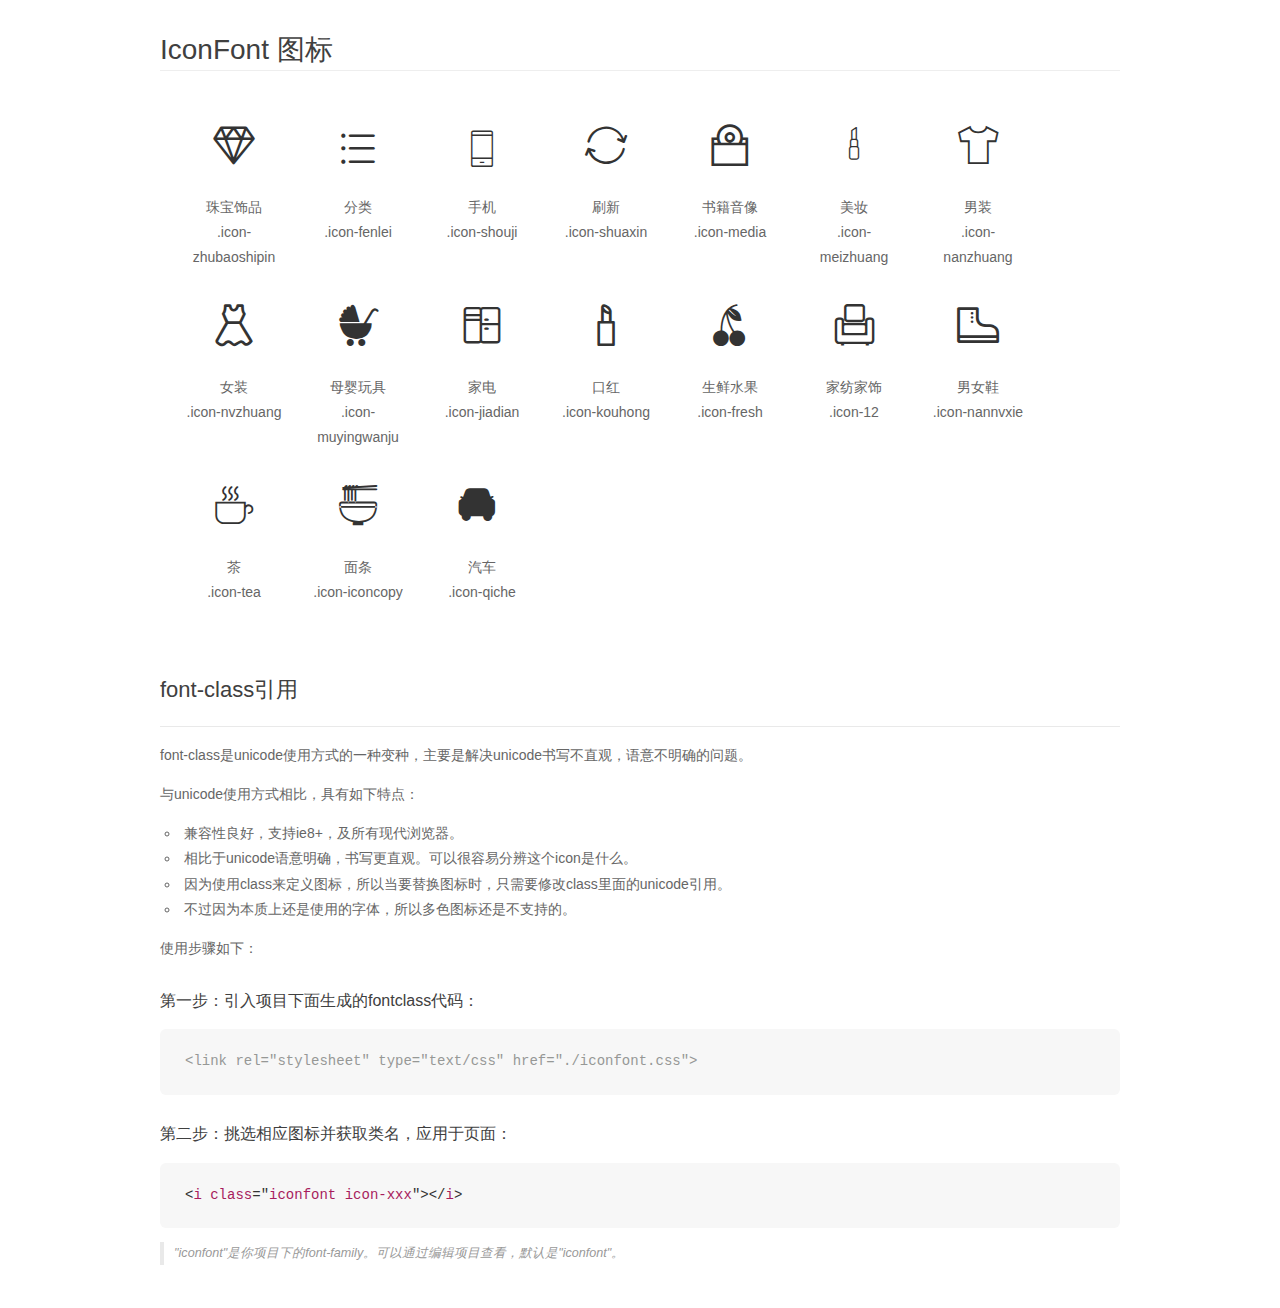
<file: css/font/demo_fontclass.html>
<!DOCTYPE html>
<html>
<head>
    <meta charset="utf-8"/>
    <title>IconFont</title>
    <link rel="stylesheet" href="demo.css">
    <link rel="stylesheet" href="iconfont.css">
</head>
<body>
    <div class="main markdown">
        <h1>IconFont 图标</h1>
        <ul class="icon_lists clear">
            
                <li>
                <i class="icon iconfont icon-zhubaoshipin"></i>
                    <div class="name">珠宝饰品</div>
                    <div class="fontclass">.icon-zhubaoshipin</div>
                </li>
            
                <li>
                <i class="icon iconfont icon-fenlei"></i>
                    <div class="name">分类</div>
                    <div class="fontclass">.icon-fenlei</div>
                </li>
            
                <li>
                <i class="icon iconfont icon-shouji"></i>
                    <div class="name">手机</div>
                    <div class="fontclass">.icon-shouji</div>
                </li>
            
                <li>
                <i class="icon iconfont icon-shuaxin"></i>
                    <div class="name">刷新</div>
                    <div class="fontclass">.icon-shuaxin</div>
                </li>
            
                <li>
                <i class="icon iconfont icon-media"></i>
                    <div class="name">书籍音像</div>
                    <div class="fontclass">.icon-media</div>
                </li>
            
                <li>
                <i class="icon iconfont icon-meizhuang"></i>
                    <div class="name">美妆</div>
                    <div class="fontclass">.icon-meizhuang</div>
                </li>
            
                <li>
                <i class="icon iconfont icon-nanzhuang"></i>
                    <div class="name">男装</div>
                    <div class="fontclass">.icon-nanzhuang</div>
                </li>
            
                <li>
                <i class="icon iconfont icon-nvzhuang"></i>
                    <div class="name">女装</div>
                    <div class="fontclass">.icon-nvzhuang</div>
                </li>
            
                <li>
                <i class="icon iconfont icon-muyingwanju"></i>
                    <div class="name">母婴玩具</div>
                    <div class="fontclass">.icon-muyingwanju</div>
                </li>
            
                <li>
                <i class="icon iconfont icon-jiadian"></i>
                    <div class="name">家电</div>
                    <div class="fontclass">.icon-jiadian</div>
                </li>
            
                <li>
                <i class="icon iconfont icon-kouhong"></i>
                    <div class="name">口红</div>
                    <div class="fontclass">.icon-kouhong</div>
                </li>
            
                <li>
                <i class="icon iconfont icon-fresh"></i>
                    <div class="name">生鲜水果</div>
                    <div class="fontclass">.icon-fresh</div>
                </li>
            
                <li>
                <i class="icon iconfont icon-12"></i>
                    <div class="name">家纺家饰</div>
                    <div class="fontclass">.icon-12</div>
                </li>
            
                <li>
                <i class="icon iconfont icon-nannvxie"></i>
                    <div class="name">男女鞋</div>
                    <div class="fontclass">.icon-nannvxie</div>
                </li>
            
                <li>
                <i class="icon iconfont icon-tea"></i>
                    <div class="name">茶</div>
                    <div class="fontclass">.icon-tea</div>
                </li>
            
                <li>
                <i class="icon iconfont icon-iconcopy"></i>
                    <div class="name">面条</div>
                    <div class="fontclass">.icon-iconcopy</div>
                </li>
            
                <li>
                <i class="icon iconfont icon-qiche"></i>
                    <div class="name">汽车</div>
                    <div class="fontclass">.icon-qiche</div>
                </li>
            
        </ul>

        <h2 id="font-class-">font-class引用</h2>
        <hr>

        <p>font-class是unicode使用方式的一种变种，主要是解决unicode书写不直观，语意不明确的问题。</p>
        <p>与unicode使用方式相比，具有如下特点：</p>
        <ul>
        <li>兼容性良好，支持ie8+，及所有现代浏览器。</li>
        <li>相比于unicode语意明确，书写更直观。可以很容易分辨这个icon是什么。</li>
        <li>因为使用class来定义图标，所以当要替换图标时，只需要修改class里面的unicode引用。</li>
        <li>不过因为本质上还是使用的字体，所以多色图标还是不支持的。</li>
        </ul>
        <p>使用步骤如下：</p>
        <h3 id="-fontclass-">第一步：引入项目下面生成的fontclass代码：</h3>


        <pre><code class="lang-js hljs javascript"><span class="hljs-comment">&lt;link rel="stylesheet" type="text/css" href="./iconfont.css"&gt;</span></code></pre>
        <h3 id="-">第二步：挑选相应图标并获取类名，应用于页面：</h3>
        <pre><code class="lang-css hljs">&lt;<span class="hljs-selector-tag">i</span> <span class="hljs-selector-tag">class</span>="<span class="hljs-selector-tag">iconfont</span> <span class="hljs-selector-tag">icon-xxx</span>"&gt;&lt;/<span class="hljs-selector-tag">i</span>&gt;</code></pre>
        <blockquote>
        <p>"iconfont"是你项目下的font-family。可以通过编辑项目查看，默认是"iconfont"。</p>
        </blockquote>
    </div>
</body>
</html>
</file>
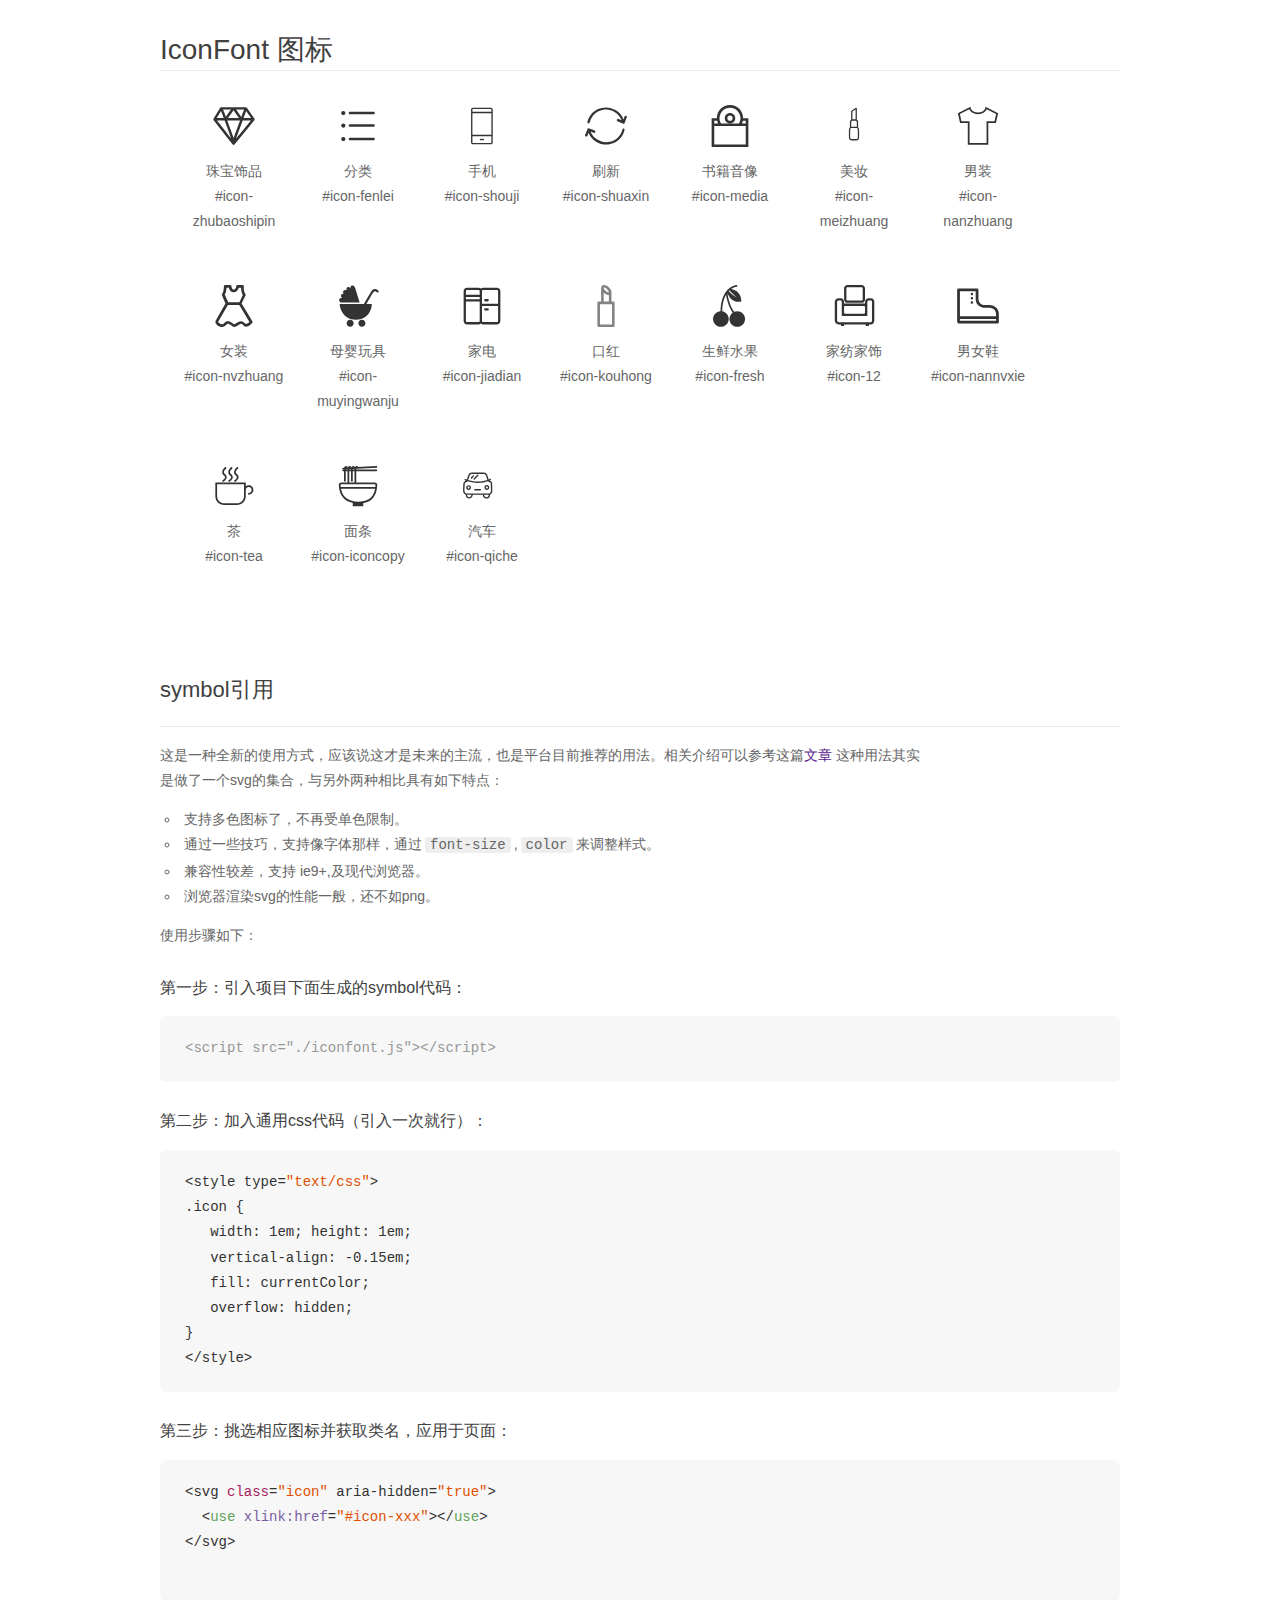
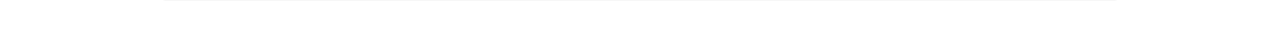
<file: css/font/demo_symbol.html>
<!DOCTYPE html>
<html>
<head>
    <meta charset="utf-8"/>
    <title>IconFont</title>
    <link rel="stylesheet" href="demo.css">
    <script src="iconfont.js"></script>

    <style type="text/css">
        .icon {
          /* 通过设置 font-size 来改变图标大小 */
          width: 1em; height: 1em;
          /* 图标和文字相邻时，垂直对齐 */
          vertical-align: -0.15em;
          /* 通过设置 color 来改变 SVG 的颜色/fill */
          fill: currentColor;
          /* path 和 stroke 溢出 viewBox 部分在 IE 下会显示
             normalize.css 中也包含这行 */
          overflow: hidden;
        }

    </style>
</head>
<body>
    <div class="main markdown">
        <h1>IconFont 图标</h1>
        <ul class="icon_lists clear">
            
                <li>
                    <svg class="icon" aria-hidden="true">
                        <use xlink:href="#icon-zhubaoshipin"></use>
                    </svg>
                    <div class="name">珠宝饰品</div>
                    <div class="fontclass">#icon-zhubaoshipin</div>
                </li>
            
                <li>
                    <svg class="icon" aria-hidden="true">
                        <use xlink:href="#icon-fenlei"></use>
                    </svg>
                    <div class="name">分类</div>
                    <div class="fontclass">#icon-fenlei</div>
                </li>
            
                <li>
                    <svg class="icon" aria-hidden="true">
                        <use xlink:href="#icon-shouji"></use>
                    </svg>
                    <div class="name">手机</div>
                    <div class="fontclass">#icon-shouji</div>
                </li>
            
                <li>
                    <svg class="icon" aria-hidden="true">
                        <use xlink:href="#icon-shuaxin"></use>
                    </svg>
                    <div class="name">刷新</div>
                    <div class="fontclass">#icon-shuaxin</div>
                </li>
            
                <li>
                    <svg class="icon" aria-hidden="true">
                        <use xlink:href="#icon-media"></use>
                    </svg>
                    <div class="name">书籍音像</div>
                    <div class="fontclass">#icon-media</div>
                </li>
            
                <li>
                    <svg class="icon" aria-hidden="true">
                        <use xlink:href="#icon-meizhuang"></use>
                    </svg>
                    <div class="name">美妆</div>
                    <div class="fontclass">#icon-meizhuang</div>
                </li>
            
                <li>
                    <svg class="icon" aria-hidden="true">
                        <use xlink:href="#icon-nanzhuang"></use>
                    </svg>
                    <div class="name">男装</div>
                    <div class="fontclass">#icon-nanzhuang</div>
                </li>
            
                <li>
                    <svg class="icon" aria-hidden="true">
                        <use xlink:href="#icon-nvzhuang"></use>
                    </svg>
                    <div class="name">女装</div>
                    <div class="fontclass">#icon-nvzhuang</div>
                </li>
            
                <li>
                    <svg class="icon" aria-hidden="true">
                        <use xlink:href="#icon-muyingwanju"></use>
                    </svg>
                    <div class="name">母婴玩具</div>
                    <div class="fontclass">#icon-muyingwanju</div>
                </li>
            
                <li>
                    <svg class="icon" aria-hidden="true">
                        <use xlink:href="#icon-jiadian"></use>
                    </svg>
                    <div class="name">家电</div>
                    <div class="fontclass">#icon-jiadian</div>
                </li>
            
                <li>
                    <svg class="icon" aria-hidden="true">
                        <use xlink:href="#icon-kouhong"></use>
                    </svg>
                    <div class="name">口红</div>
                    <div class="fontclass">#icon-kouhong</div>
                </li>
            
                <li>
                    <svg class="icon" aria-hidden="true">
                        <use xlink:href="#icon-fresh"></use>
                    </svg>
                    <div class="name">生鲜水果</div>
                    <div class="fontclass">#icon-fresh</div>
                </li>
            
                <li>
                    <svg class="icon" aria-hidden="true">
                        <use xlink:href="#icon-12"></use>
                    </svg>
                    <div class="name">家纺家饰</div>
                    <div class="fontclass">#icon-12</div>
                </li>
            
                <li>
                    <svg class="icon" aria-hidden="true">
                        <use xlink:href="#icon-nannvxie"></use>
                    </svg>
                    <div class="name">男女鞋</div>
                    <div class="fontclass">#icon-nannvxie</div>
                </li>
            
                <li>
                    <svg class="icon" aria-hidden="true">
                        <use xlink:href="#icon-tea"></use>
                    </svg>
                    <div class="name">茶</div>
                    <div class="fontclass">#icon-tea</div>
                </li>
            
                <li>
                    <svg class="icon" aria-hidden="true">
                        <use xlink:href="#icon-iconcopy"></use>
                    </svg>
                    <div class="name">面条</div>
                    <div class="fontclass">#icon-iconcopy</div>
                </li>
            
                <li>
                    <svg class="icon" aria-hidden="true">
                        <use xlink:href="#icon-qiche"></use>
                    </svg>
                    <div class="name">汽车</div>
                    <div class="fontclass">#icon-qiche</div>
                </li>
            
        </ul>


        <h2 id="symbol-">symbol引用</h2>
        <hr>

        <p>这是一种全新的使用方式，应该说这才是未来的主流，也是平台目前推荐的用法。相关介绍可以参考这篇<a href="">文章</a>
        这种用法其实是做了一个svg的集合，与另外两种相比具有如下特点：</p>
        <ul>
          <li>支持多色图标了，不再受单色限制。</li>
          <li>通过一些技巧，支持像字体那样，通过<code>font-size</code>,<code>color</code>来调整样式。</li>
          <li>兼容性较差，支持 ie9+,及现代浏览器。</li>
          <li>浏览器渲染svg的性能一般，还不如png。</li>
        </ul>
        <p>使用步骤如下：</p>
        <h3 id="-symbol-">第一步：引入项目下面生成的symbol代码：</h3>
        <pre><code class="lang-js hljs javascript"><span class="hljs-comment">&lt;script src="./iconfont.js"&gt;&lt;/script&gt;</span></code></pre>
        <h3 id="-css-">第二步：加入通用css代码（引入一次就行）：</h3>
        <pre><code class="lang-js hljs javascript">&lt;style type=<span class="hljs-string">"text/css"</span>&gt;
.icon {
   width: <span class="hljs-number">1</span>em; height: <span class="hljs-number">1</span>em;
   vertical-align: <span class="hljs-number">-0.15</span>em;
   fill: currentColor;
   overflow: hidden;
}
&lt;<span class="hljs-regexp">/style&gt;</span></code></pre>
        <h3 id="-">第三步：挑选相应图标并获取类名，应用于页面：</h3>
        <pre><code class="lang-js hljs javascript">&lt;svg <span class="hljs-class"><span class="hljs-keyword">class</span></span>=<span class="hljs-string">"icon"</span> aria-hidden=<span class="hljs-string">"true"</span>&gt;<span class="xml"><span class="hljs-tag">
  &lt;<span class="hljs-name">use</span> <span class="hljs-attr">xlink:href</span>=<span class="hljs-string">"#icon-xxx"</span>&gt;</span><span class="hljs-tag">&lt;/<span class="hljs-name">use</span>&gt;</span>
</span>&lt;<span class="hljs-regexp">/svg&gt;
        </span></code></pre>
    </div>
</body>
</html>
</file>
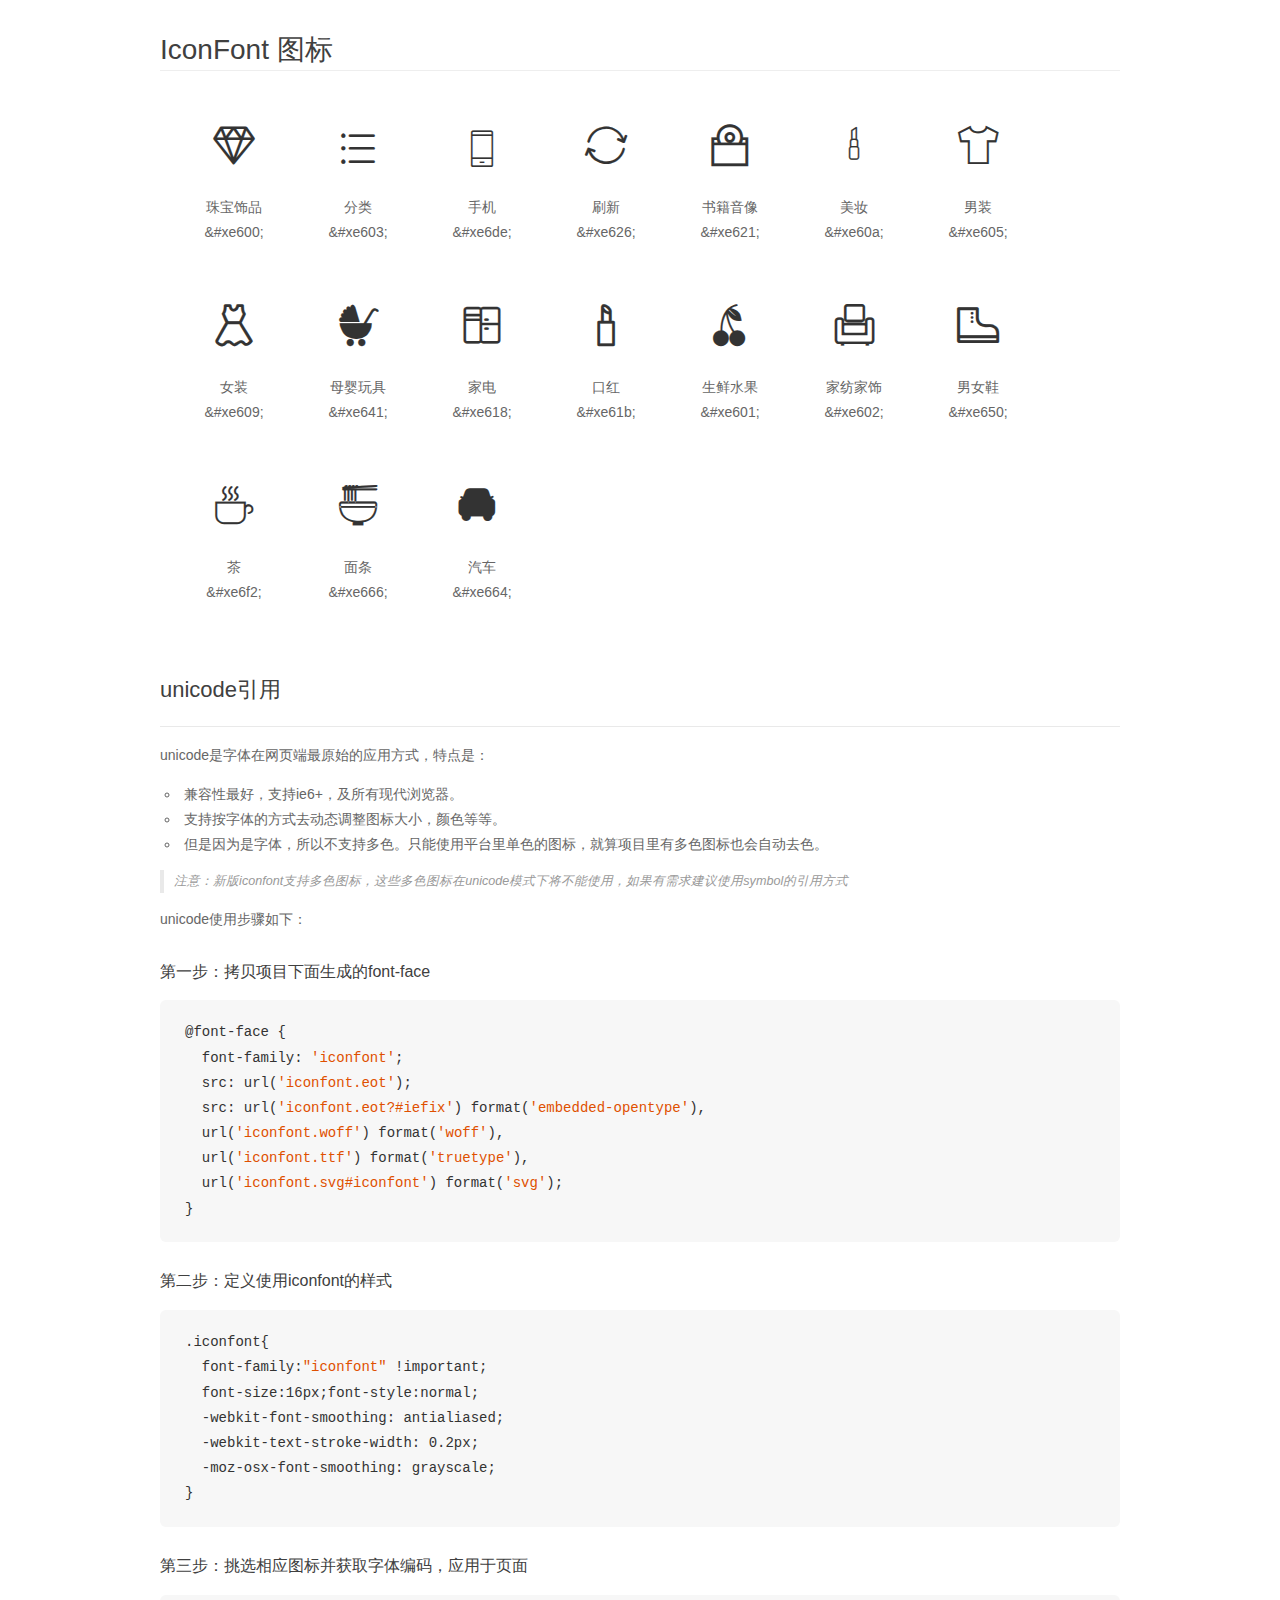
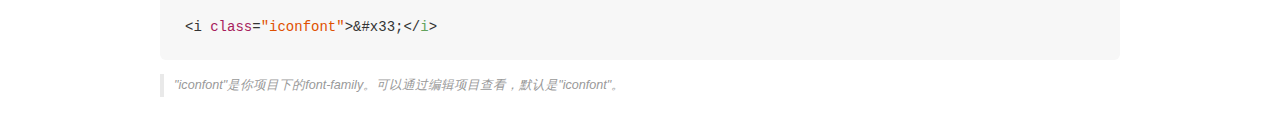
<file: css/font/demo_unicode.html>
<!DOCTYPE html>
<html>
<head>
    <meta charset="utf-8"/>
    <title>IconFont</title>
    <link rel="stylesheet" href="demo.css">

    <style type="text/css">

        @font-face {font-family: "iconfont";
          src: url('iconfont.eot'); /* IE9*/
          src: url('iconfont.eot#iefix') format('embedded-opentype'), /* IE6-IE8 */
          url('iconfont.woff') format('woff'), /* chrome, firefox */
          url('iconfont.ttf') format('truetype'), /* chrome, firefox, opera, Safari, Android, iOS 4.2+*/
          url('iconfont.svg#iconfont') format('svg'); /* iOS 4.1- */
        }

        .iconfont {
          font-family:"iconfont" !important;
          font-size:16px;
          font-style:normal;
          -webkit-font-smoothing: antialiased;
          -webkit-text-stroke-width: 0.2px;
          -moz-osx-font-smoothing: grayscale;
        }

    </style>
</head>
<body>
    <div class="main markdown">
        <h1>IconFont 图标</h1>
        <ul class="icon_lists clear">
            
                <li>
                <i class="icon iconfont">&#xe600;</i>
                    <div class="name">珠宝饰品</div>
                    <div class="code">&amp;#xe600;</div>
                </li>
            
                <li>
                <i class="icon iconfont">&#xe603;</i>
                    <div class="name">分类</div>
                    <div class="code">&amp;#xe603;</div>
                </li>
            
                <li>
                <i class="icon iconfont">&#xe6de;</i>
                    <div class="name">手机</div>
                    <div class="code">&amp;#xe6de;</div>
                </li>
            
                <li>
                <i class="icon iconfont">&#xe626;</i>
                    <div class="name">刷新</div>
                    <div class="code">&amp;#xe626;</div>
                </li>
            
                <li>
                <i class="icon iconfont">&#xe621;</i>
                    <div class="name">书籍音像</div>
                    <div class="code">&amp;#xe621;</div>
                </li>
            
                <li>
                <i class="icon iconfont">&#xe60a;</i>
                    <div class="name">美妆</div>
                    <div class="code">&amp;#xe60a;</div>
                </li>
            
                <li>
                <i class="icon iconfont">&#xe605;</i>
                    <div class="name">男装</div>
                    <div class="code">&amp;#xe605;</div>
                </li>
            
                <li>
                <i class="icon iconfont">&#xe609;</i>
                    <div class="name">女装</div>
                    <div class="code">&amp;#xe609;</div>
                </li>
            
                <li>
                <i class="icon iconfont">&#xe641;</i>
                    <div class="name">母婴玩具</div>
                    <div class="code">&amp;#xe641;</div>
                </li>
            
                <li>
                <i class="icon iconfont">&#xe618;</i>
                    <div class="name">家电</div>
                    <div class="code">&amp;#xe618;</div>
                </li>
            
                <li>
                <i class="icon iconfont">&#xe61b;</i>
                    <div class="name">口红</div>
                    <div class="code">&amp;#xe61b;</div>
                </li>
            
                <li>
                <i class="icon iconfont">&#xe601;</i>
                    <div class="name">生鲜水果</div>
                    <div class="code">&amp;#xe601;</div>
                </li>
            
                <li>
                <i class="icon iconfont">&#xe602;</i>
                    <div class="name">家纺家饰</div>
                    <div class="code">&amp;#xe602;</div>
                </li>
            
                <li>
                <i class="icon iconfont">&#xe650;</i>
                    <div class="name">男女鞋</div>
                    <div class="code">&amp;#xe650;</div>
                </li>
            
                <li>
                <i class="icon iconfont">&#xe6f2;</i>
                    <div class="name">茶</div>
                    <div class="code">&amp;#xe6f2;</div>
                </li>
            
                <li>
                <i class="icon iconfont">&#xe666;</i>
                    <div class="name">面条</div>
                    <div class="code">&amp;#xe666;</div>
                </li>
            
                <li>
                <i class="icon iconfont">&#xe664;</i>
                    <div class="name">汽车</div>
                    <div class="code">&amp;#xe664;</div>
                </li>
            
        </ul>
        <h2 id="unicode-">unicode引用</h2>
        <hr>

        <p>unicode是字体在网页端最原始的应用方式，特点是：</p>
        <ul>
        <li>兼容性最好，支持ie6+，及所有现代浏览器。</li>
        <li>支持按字体的方式去动态调整图标大小，颜色等等。</li>
        <li>但是因为是字体，所以不支持多色。只能使用平台里单色的图标，就算项目里有多色图标也会自动去色。</li>
        </ul>
        <blockquote>
        <p>注意：新版iconfont支持多色图标，这些多色图标在unicode模式下将不能使用，如果有需求建议使用symbol的引用方式</p>
        </blockquote>
        <p>unicode使用步骤如下：</p>
        <h3 id="-font-face">第一步：拷贝项目下面生成的font-face</h3>
        <pre><code class="lang-js hljs javascript">@font-face {
  font-family: <span class="hljs-string">'iconfont'</span>;
  src: url(<span class="hljs-string">'iconfont.eot'</span>);
  src: url(<span class="hljs-string">'iconfont.eot?#iefix'</span>) format(<span class="hljs-string">'embedded-opentype'</span>),
  url(<span class="hljs-string">'iconfont.woff'</span>) format(<span class="hljs-string">'woff'</span>),
  url(<span class="hljs-string">'iconfont.ttf'</span>) format(<span class="hljs-string">'truetype'</span>),
  url(<span class="hljs-string">'iconfont.svg#iconfont'</span>) format(<span class="hljs-string">'svg'</span>);
}
</code></pre>
        <h3 id="-iconfont-">第二步：定义使用iconfont的样式</h3>
        <pre><code class="lang-js hljs javascript">.iconfont{
  font-family:<span class="hljs-string">"iconfont"</span> !important;
  font-size:<span class="hljs-number">16</span>px;font-style:normal;
  -webkit-font-smoothing: antialiased;
  -webkit-text-stroke-width: <span class="hljs-number">0.2</span>px;
  -moz-osx-font-smoothing: grayscale;
}
</code></pre>
        <h3 id="-">第三步：挑选相应图标并获取字体编码，应用于页面</h3>
        <pre><code class="lang-js hljs javascript">&lt;i <span class="hljs-class"><span class="hljs-keyword">class</span></span>=<span class="hljs-string">"iconfont"</span>&gt;&amp;#x33;<span class="xml"><span class="hljs-tag">&lt;/<span class="hljs-name">i</span>&gt;</span></span></code></pre>

        <blockquote>
        <p>"iconfont"是你项目下的font-family。可以通过编辑项目查看，默认是"iconfont"。</p>
        </blockquote>
    </div>


</body>
</html>
</file>
<file: css/font/iconfont.css>
@font-face {font-family: "iconfont";
  src: url('iconfont.eot?t=1520058075678'); /* IE9*/
  src: url('iconfont.eot?t=1520058075678#iefix') format('embedded-opentype'), /* IE6-IE8 */
  url('[data-uri]') format('woff'),
  url('iconfont.ttf?t=1520058075678') format('truetype'), /* chrome, firefox, opera, Safari, Android, iOS 4.2+*/
  url('iconfont.svg?t=1520058075678#iconfont') format('svg'); /* iOS 4.1- */
}

.iconfont {
  font-family:"iconfont" !important;
  font-size:16px;
  font-style:normal;
  -webkit-font-smoothing: antialiased;
  -moz-osx-font-smoothing: grayscale;
}

.icon-zhubaoshipin:before { content: "\e600"; }

.icon-fenlei:before { content: "\e603"; }

.icon-shouji:before { content: "\e6de"; }

.icon-shuaxin:before { content: "\e626"; }

.icon-media:before { content: "\e621"; }

.icon-meizhuang:before { content: "\e60a"; }

.icon-nanzhuang:before { content: "\e605"; }

.icon-nvzhuang:before { content: "\e609"; }

.icon-muyingwanju:before { content: "\e641"; }

.icon-jiadian:before { content: "\e618"; }

.icon-kouhong:before { content: "\e61b"; }

.icon-fresh:before { content: "\e601"; }

.icon-12:before { content: "\e602"; }

.icon-nannvxie:before { content: "\e650"; }

.icon-tea:before { content: "\e6f2"; }

.icon-iconcopy:before { content: "\e666"; }

.icon-qiche:before { content: "\e664"; }
</file>
<file: css/font/demo.css>
*{margin: 0;padding: 0;list-style: none;}
/*
KISSY CSS Reset
理念：1. reset 的目的不是清除浏览器的默认样式，这仅是部分工作。清除和重置是紧密不可分的。
2. reset 的目的不是让默认样式在所有浏览器下一致，而是减少默认样式有可能带来的问题。
3. reset 期望提供一套普适通用的基础样式。但没有银弹，推荐根据具体需求，裁剪和修改后再使用。
特色：1. 适应中文；2. 基于最新主流浏览器。
维护：玉伯<lifesinger@gmail.com>, 正淳<ragecarrier@gmail.com>
 */

/** 清除内外边距 **/
body, h1, h2, h3, h4, h5, h6, hr, p, blockquote, /* structural elements 结构元素 */
dl, dt, dd, ul, ol, li, /* list elements 列表元素 */
pre, /* text formatting elements 文本格式元素 */
form, fieldset, legend, button, input, textarea, /* form elements 表单元素 */
th, td /* table elements 表格元素 */ {
  margin: 0;
  padding: 0;
}

/** 设置默认字体 **/
body,
button, input, select, textarea /* for ie */ {
  font: 12px/1.5 tahoma, arial, \5b8b\4f53, sans-serif;
}
h1, h2, h3, h4, h5, h6 { font-size: 100%; }
address, cite, dfn, em, var { font-style: normal; } /* 将斜体扶正 */
code, kbd, pre, samp { font-family: courier new, courier, monospace; } /* 统一等宽字体 */
small { font-size: 12px; } /* 小于 12px 的中文很难阅读，让 small 正常化 */

/** 重置列表元素 **/
ul, ol { list-style: none; }

/** 重置文本格式元素 **/
a { text-decoration: none; }
a:hover { text-decoration: underline; }


/** 重置表单元素 **/
legend { color: #000; } /* for ie6 */
fieldset, img { border: 0; } /* img 搭车：让链接里的 img 无边框 */
button, input, select, textarea { font-size: 100%; } /* 使得表单元素在 ie 下能继承字体大小 */
/* 注：optgroup 无法扶正 */

/** 重置表格元素 **/
table { border-collapse: collapse; border-spacing: 0; }

/* 清除浮动 */
.ks-clear:after, .clear:after {
  content: '\20';
  display: block;
  height: 0;
  clear: both;
}
.ks-clear, .clear {
  *zoom: 1;
}

.main {
  padding: 30px 100px;
width: 960px;
margin: 0 auto;
}
.main h1{font-size:36px; color:#333; text-align:left;margin-bottom:30px; border-bottom: 1px solid #eee;}

.helps{margin-top:40px;}
.helps pre{
  padding:20px;
  margin:10px 0;
  border:solid 1px #e7e1cd;
  background-color: #fffdef;
  overflow: auto;
}

.icon_lists{
  width: 100% !important;

}

.icon_lists li{
  float:left;
  width: 100px;
  height:180px;
  text-align: center;
  list-style: none !important;
}
.icon_lists .icon{
  font-size: 42px;
  line-height: 100px;
  margin: 10px 0;
  color:#333;
  -webkit-transition: font-size 0.25s ease-out 0s;
  -moz-transition: font-size 0.25s ease-out 0s;
  transition: font-size 0.25s ease-out 0s;

}
.icon_lists .icon:hover{
  font-size: 100px;
}



.markdown {
  color: #666;
  font-size: 14px;
  line-height: 1.8;
}

.highlight {
  line-height: 1.5;
}

.markdown img {
  vertical-align: middle;
  max-width: 100%;
}

.markdown h1 {
  color: #404040;
  font-weight: 500;
  line-height: 40px;
  margin-bottom: 24px;
}

.markdown h2,
.markdown h3,
.markdown h4,
.markdown h5,
.markdown h6 {
  color: #404040;
  margin: 1.6em 0 0.6em 0;
  font-weight: 500;
  clear: both;
}

.markdown h1 {
  font-size: 28px;
}

.markdown h2 {
  font-size: 22px;
}

.markdown h3 {
  font-size: 16px;
}

.markdown h4 {
  font-size: 14px;
}

.markdown h5 {
  font-size: 12px;
}

.markdown h6 {
  font-size: 12px;
}

.markdown hr {
  height: 1px;
  border: 0;
  background: #e9e9e9;
  margin: 16px 0;
  clear: both;
}

.markdown p,
.markdown pre {
  margin: 1em 0;
}

.markdown > p,
.markdown > blockquote,
.markdown > .highlight,
.markdown > ol,
.markdown > ul {
  width: 80%;
}

.markdown ul > li {
  list-style: circle;
}

.markdown > ul li,
.markdown blockquote ul > li {
  margin-left: 20px;
  padding-left: 4px;
}

.markdown > ul li p,
.markdown > ol li p {
  margin: 0.6em 0;
}

.markdown ol > li {
  list-style: decimal;
}

.markdown > ol li,
.markdown blockquote ol > li {
  margin-left: 20px;
  padding-left: 4px;
}

.markdown code {
  margin: 0 3px;
  padding: 0 5px;
  background: #eee;
  border-radius: 3px;
}

.markdown pre {
  border-radius: 6px;
  background: #f7f7f7;
  padding: 20px;
}

.markdown pre code {
  border: none;
  background: #f7f7f7;
  margin: 0;
}

.markdown strong,
.markdown b {
  font-weight: 600;
}

.markdown > table {
  border-collapse: collapse;
  border-spacing: 0px;
  empty-cells: show;
  border: 1px solid #e9e9e9;
  width: 95%;
  margin-bottom: 24px;
}

.markdown > table th {
  white-space: nowrap;
  color: #333;
  font-weight: 600;

}

.markdown > table th,
.markdown > table td {
  border: 1px solid #e9e9e9;
  padding: 8px 16px;
  text-align: left;
}

.markdown > table th {
  background: #F7F7F7;
}

.markdown blockquote {
  font-size: 90%;
  color: #999;
  border-left: 4px solid #e9e9e9;
  padding-left: 0.8em;
  margin: 1em 0;
  font-style: italic;
}

.markdown blockquote p {
  margin: 0;
}

.markdown .anchor {
  opacity: 0;
  transition: opacity 0.3s ease;
  margin-left: 8px;
}

.markdown .waiting {
  color: #ccc;
}

.markdown h1:hover .anchor,
.markdown h2:hover .anchor,
.markdown h3:hover .anchor,
.markdown h4:hover .anchor,
.markdown h5:hover .anchor,
.markdown h6:hover .anchor {
  opacity: 1;
  display: inline-block;
}

.markdown > br,
.markdown > p > br {
  clear: both;
}


.hljs {
  display: block;
  background: white;
  padding: 0.5em;
  color: #333333;
  overflow-x: auto;
}

.hljs-comment,
.hljs-meta {
  color: #969896;
}

.hljs-string,
.hljs-variable,
.hljs-template-variable,
.hljs-strong,
.hljs-emphasis,
.hljs-quote {
  color: #df5000;
}

.hljs-keyword,
.hljs-selector-tag,
.hljs-type {
  color: #a71d5d;
}

.hljs-literal,
.hljs-symbol,
.hljs-bullet,
.hljs-attribute {
  color: #0086b3;
}

.hljs-section,
.hljs-name {
  color: #63a35c;
}

.hljs-tag {
  color: #333333;
}

.hljs-title,
.hljs-attr,
.hljs-selector-id,
.hljs-selector-class,
.hljs-selector-attr,
.hljs-selector-pseudo {
  color: #795da3;
}

.hljs-addition {
  color: #55a532;
  background-color: #eaffea;
}

.hljs-deletion {
  color: #bd2c00;
  background-color: #ffecec;
}

.hljs-link {
  text-decoration: underline;
}

pre{
  background: #fff;
}
</file>
